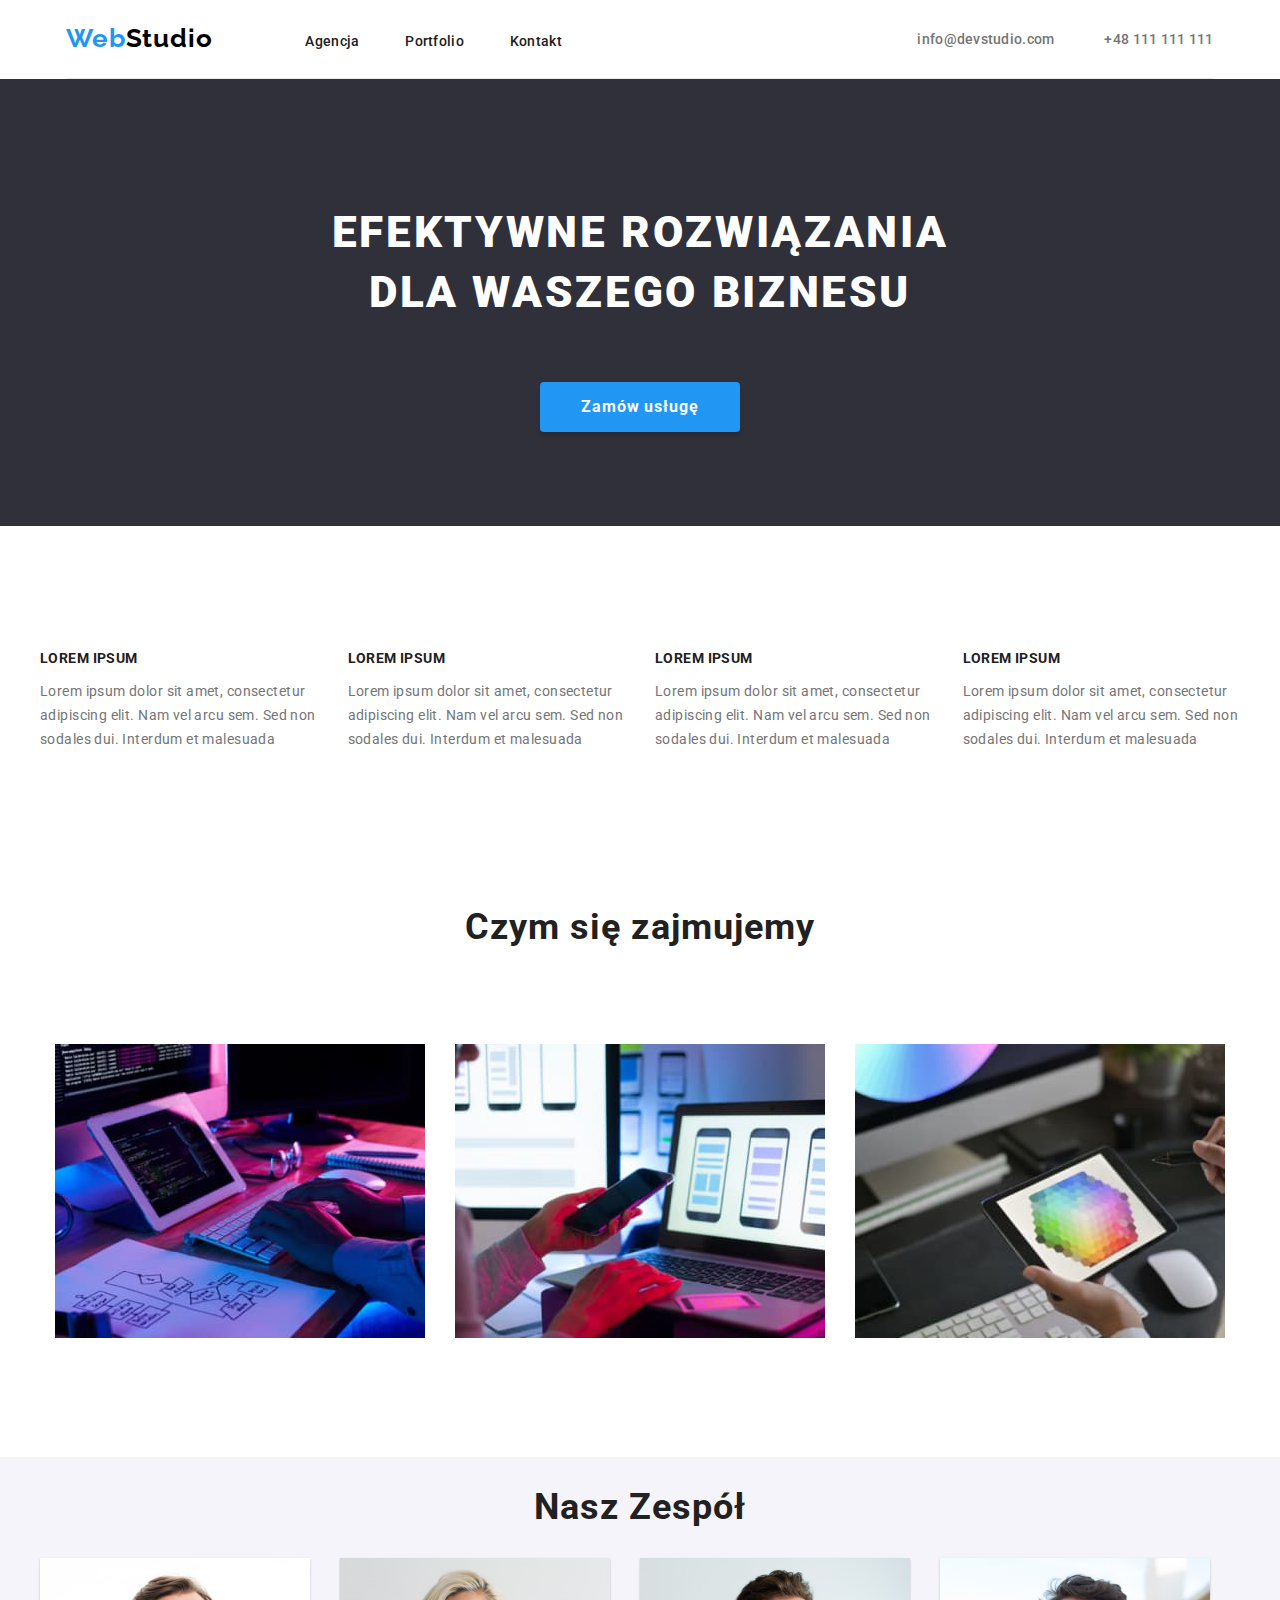
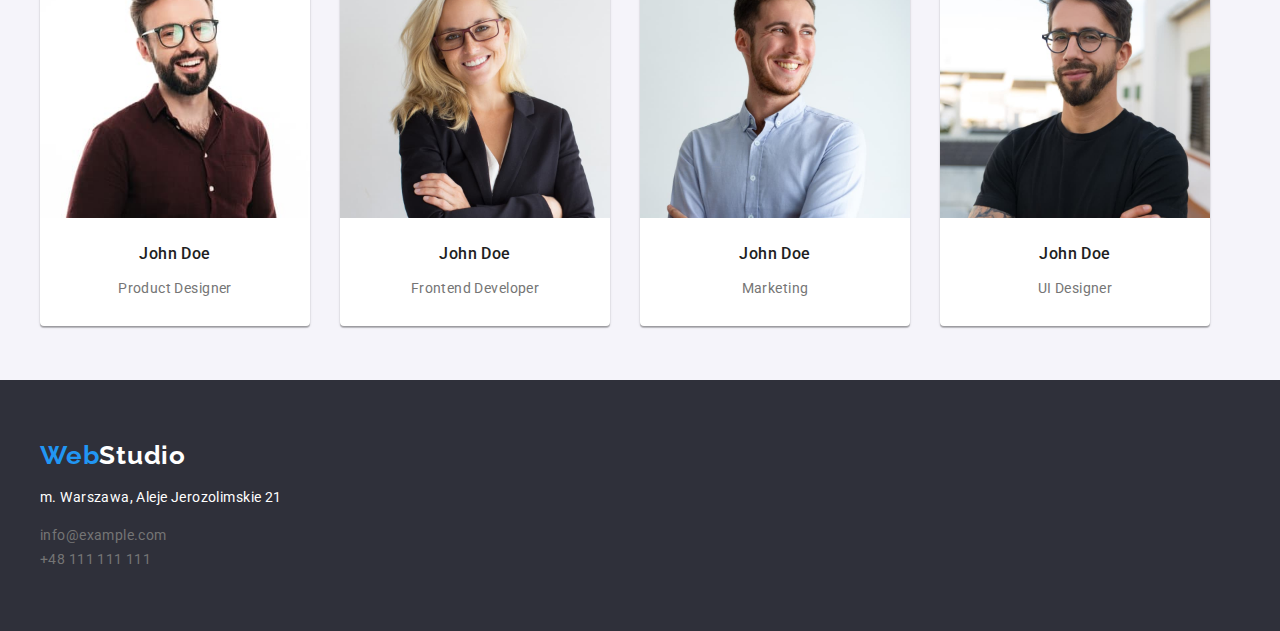
<file: index.html>
<!DOCTYPE html>
<html lang="pl">
    <head>
        <meta charset="UTF-8" />
        <meta http-equiv="X-UA-Compatible" content="IE=edge" />
        <meta name="viewport" content="width=device-width,initial-scale=1-0" />
        <title>hw2 - main page</title>
        <link rel="preconnect" href="https://fonts.googleapis.com" />
        <link rel="preconnect" href="https://fonts.gstatic.com" crossorigin />
        <link
            href="https://fonts.googleapis.com/css2?family=Raleway:wght@700&family=Roboto:wght@400;500;700;900&display=swap"
            rel="stylesheet"
        />
        <link rel="stylesheet" href="https://cdnjs.cloudflare.com/ajax/libs/modern-normalize/1.1.0/modern-normalize.min.css" integrity="sha512-wpPYUAdjBVSE4KJnH1VR1HeZfpl1ub8YT/NKx4PuQ5NmX2tKuGu6U/JRp5y+Y8XG2tV+wKQpNHVUX03MfMFn9Q==" crossorigin="anonymous" referrerpolicy="no-referrer" />
        <link rel="stylesheet" href="./css/style.css" />
        
    </head>
    <body>
        <header class="menu section container">
        <div class="top-line">
            <div>
                <a
                href="https://tomaszdre.github.io/goit-markup-hw-03/"
                class="logo"
                ><span>Web</span><span class="studio-black">Studio</span></a
            > 
           </div>
           <nav>
                <ul class="navigation-list">
                    <li><a href="index.html" class="decoration">Agencja</a></li>
                    <li><a href="./portfolio.html" class="decoration">Portfolio</a></li>
                    <li><a href="/kontakt" class="decoration">Kontakt</a></li>
                </ul>
            </nav>
            <div class="contacts-top-line">
                <a href="mailto:info@devstudio.com" class="contacs email">info@devstudio.com</a>
                <a href="tel:+48111111111" class="contacs phone">+48 111 111 111</a>
            </div>
        </div>
        </header>
        <main>

            <section class="section background-footer">
                <div class="container content">
                <h1>EFEKTYWNE ROZWIĄZANIA DLA WASZEGO BIZNESU</h1>
                <button type="button" class="button order-service">Zamów usługę</button>
            </div>
        </section>

            <section class="section">
                <div class="container">
                <ul class="lorem-list">
                    <li>
                        <h3>LOREM IPSUM</h3>
                        <p>
                            Lorem ipsum dolor sit amet, consectetur adipiscing
                            elit. Nam vel arcu sem. Sed non sodales dui. 
                            Interdum et malesuada
                        </p>
                    </li>
                    <li>
                        <h3>LOREM IPSUM</h3>
                        <p>
                            Lorem ipsum dolor sit amet, consectetur adipiscing
                            elit. Nam vel arcu sem. Sed non sodales dui.
                            Interdum et malesuada
                        </p>
                    </li>
                    <li>
                        <h3>LOREM IPSUM</h3>
                        <p>
                            Lorem ipsum dolor sit amet, consectetur adipiscing
                            elit. Nam vel arcu sem. Sed non sodales dui.
                            Interdum et malesuada
                        </p>
                    </li>
                    <li>
                        <h3>LOREM IPSUM</h3>
                        <p>
                            Lorem ipsum dolor sit amet, consectetur adipiscing
                            elit. Nam vel arcu sem. Sed non sodales dui.
                            Interdum et malesuada
                        </p>
                    </li>
                </ul>
                </div>
            </section>
            <section>
            <div class="container what-we-do-background">
                <h2>Czym się zajmujemy</h2>
                <div class="container">
                    <ul class="what-we-do">
                    <li><img
                    src="./images/img3.jpg"
                    width="370"
                    height="294"
                    alt="Kodowanie programu"
                /></li>
                <li><img
                    src="./images/img2.jpg"
                    width="370"
                    height="294"
                    alt="Testowanie aplikacji mobilnej"
                /></li>
                <li><img
                    src="./images/img1.jpg"
                    width="370"
                    height="294"
                    alt="Projektowanie stron internetowych"
                /></li>
</ul>
</div>

                </div>
            </section>

            <section class="section our-team-background container2">
                <h2>Nasz Zespół</h2>
                <div class="our-team-cards container">
                    <ul class="our-team container">
              <li>
                <figure class="team-card">
                  <img
                        src="./images/img11.jpg"
                        width="270"
                        height="260"
                        alt="Product Designer"
                    />
                    <figcaption>
                        <h4>John Doe</p>
                        <p>Product Designer</p>
                    </figcaption>
                </figure>
              </li>
              <li>
                <figure class="team-card">
                  <img
                        src="./images/img22.jpg"
                        width="270"
                        height="260"
                        alt="Frontend Developer"
                    />
                    <figcaption>
                        <h4>John Doe</p>
                        <p>Frontend Developer</p>
                    </figcaption>
                </figure>
              </li>
              <li>
                <figure class="team-card">
                  <img
                        src="./images/img33.jpg"
                        width="270"
                        height="260"
                        alt="Marketing"
                    />
                    <figcaption>
                        <h4>John Doe</p>
                        <p>Marketing</p>
                    </figcaption>
                </figure>
              </li>
              <li>
              <figure class="team-card">
                  <img
                        src="./images/img44.jpg"
                        width="270"
                        height="260"
                        alt="UI Designer"
                    />
                    <figcaption>
                        <h4>John Doe</p>
                        <p>UI Designer</p>
                    </figcaption>
                </figure>
              </li>
          </ul>
                </figure>
            </div>
            </section>
        </div>
        </main>

        <footer class=" background-footer">
            <div class="container container3">
            <a class="logo" href="index.html">
                <span>Web</span><span class="logo studio-white">Studio</span></a>
                
            <address>
                <p class="address">m. Warszawa, Aleje Jerozolimskie 21</p>
                <a href="mailto:info@example.com" class="footer-address">info@example.com</a><br />
                <a href="tel:+48111111111" class="footer-address">+48 111 111 111</a>
            </address>
            </div>
        </footer>
    </body>
</html>
</file>
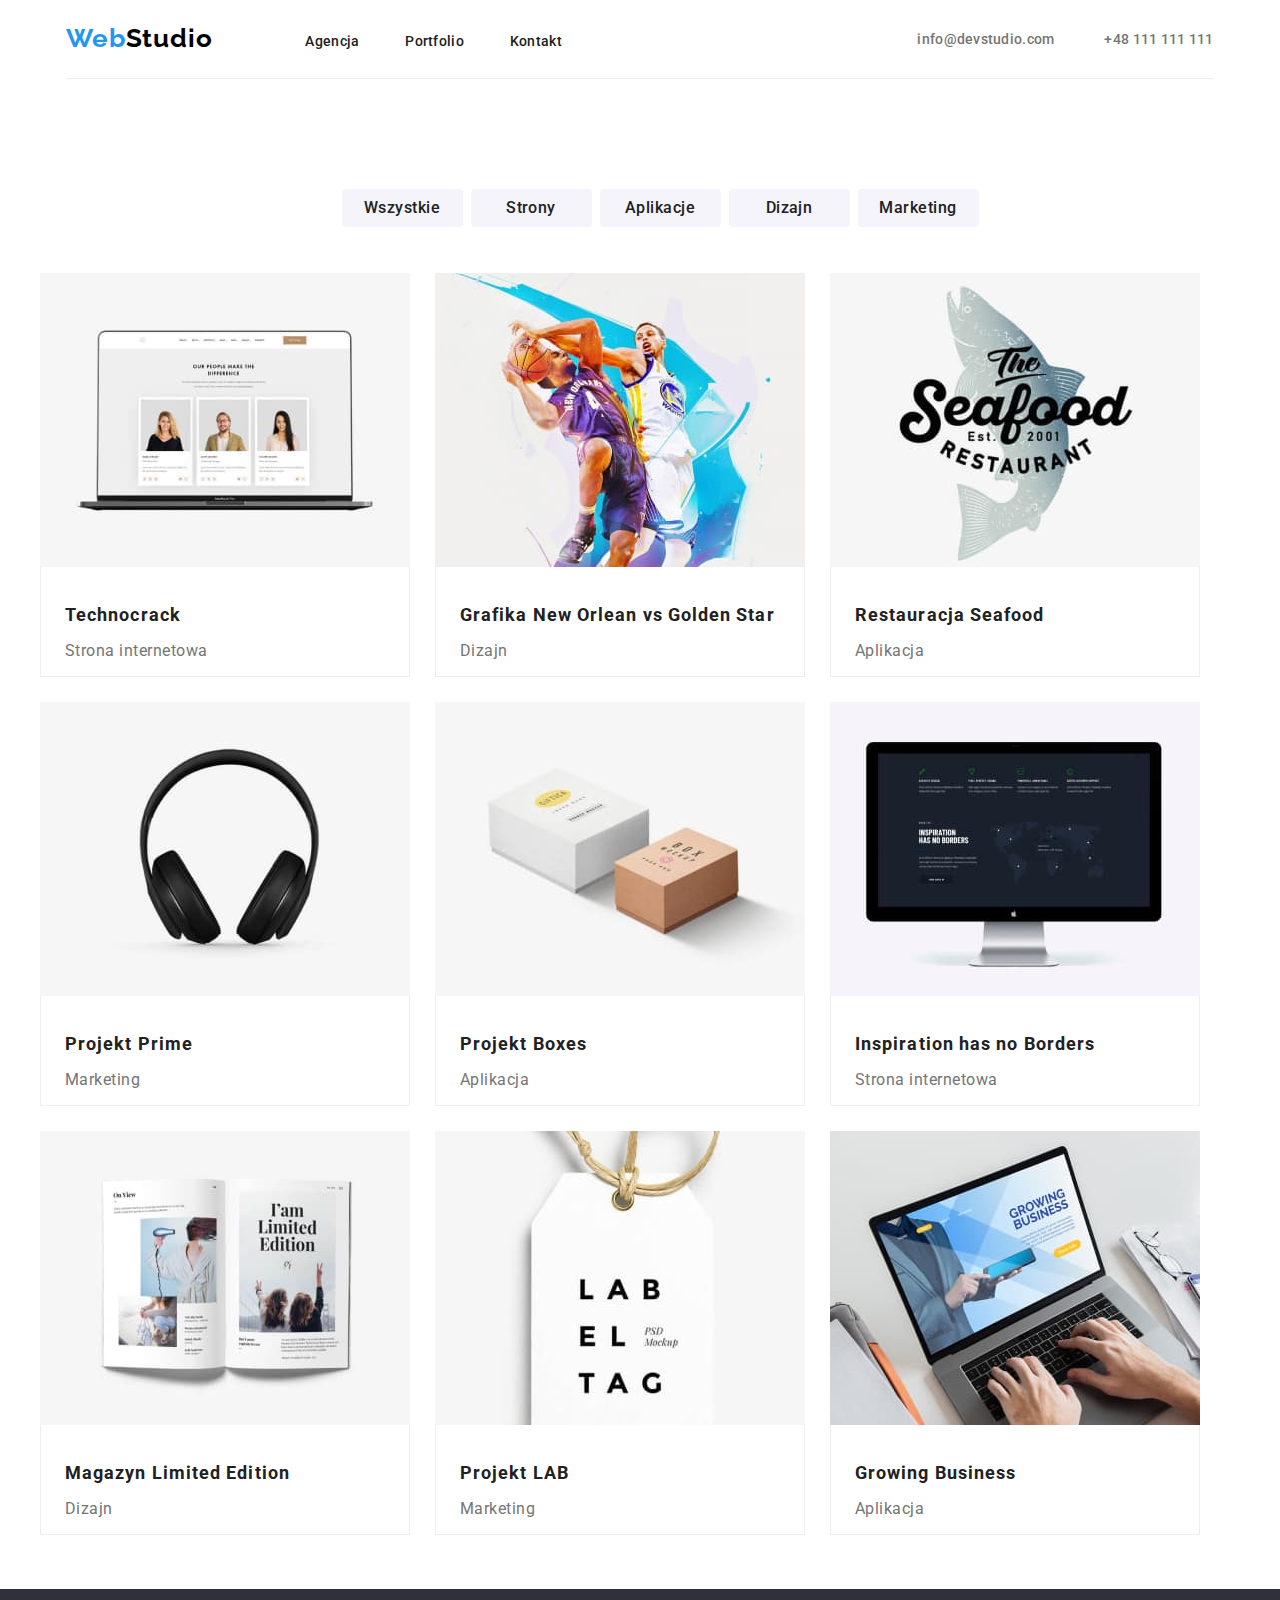
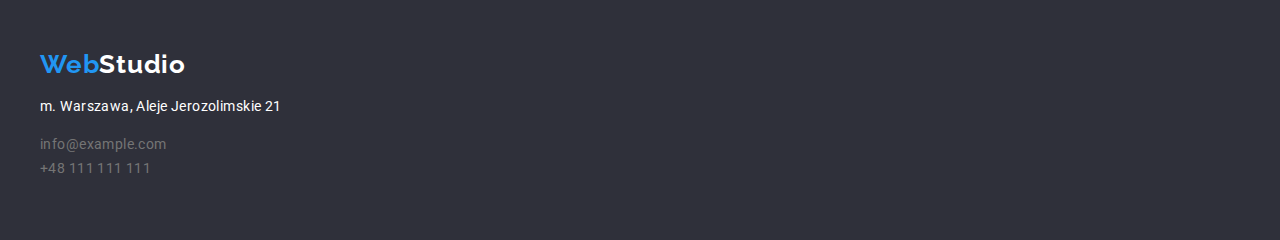
<file: portfolio.html>
<!DOCTYPE html>
<html lang="pl">
    <head>
        <meta charset="UTF-8" />
        <meta http-equiv="X-UA-Compatible" content="IE=edge" />
        <meta name="viewport" content="width=device-width,initial-scale=1-0" />
        <title>portfolio</title>
        <link rel="preconnect" href="https://fonts.googleapis.com">
        <link rel="preconnect" href="https://fonts.gstatic.com" crossorigin>
        <link href="https://fonts.googleapis.com/css2?family=Raleway:wght@700&family=Roboto:wght@400;500;700;900&display=swap" rel="stylesheet">
        <link rel="stylesheet" href="https://cdnjs.cloudflare.com/ajax/libs/modern-normalize/1.1.0/modern-normalize.min.css" integrity="sha512-wpPYUAdjBVSE4KJnH1VR1HeZfpl1ub8YT/NKx4PuQ5NmX2tKuGu6U/JRp5y+Y8XG2tV+wKQpNHVUX03MfMFn9Q==" crossorigin="anonymous" referrerpolicy="no-referrer" />
        <link rel="stylesheet" href="css/style.css">
        
    </head>

    <body>
        <header class="menu section container">
        <div class="top-line">
            <div>
                <a
                href="https://tomaszdre.github.io/goit-markup-hw-03/"
                class="logo"
                ><span>Web</span><span class="studio-black">Studio</span></a
            > 
           </div>
           <nav>
                <ul class="navigation-list">
                    <li><a href="index.html" class="decoration">Agencja</a></li>
                    <li><a href="./portfolio.html" class="decoration">Portfolio</a></li>
                    <li><a href="/kontakt" class="decoration">Kontakt</a></li>
                </ul>
            </nav>
            <div class="contacts-top-line">
                <a href="mailto:info@devstudio.com" class="contacs email">info@devstudio.com</a>
                <a href="tel:+48111111111" class="contacs phone">+48 111 111 111</a>
            </div>
        </div>
        </header>
        <main>
            <section>
                <ul class="buttons-portfolio">
                    <li>
                <button type="button" class="button-portfolio">Wszystkie</button></li>
                <li>
                <button type="button" class="button-portfolio">Strony</button></li>
                <li>
                <button type="button" class="button-portfolio">Aplikacje</button></li>
                <li>
                <button type="button" class="button-portfolio">Dizajn</button></li>
                <li>
                <button type="button" class="button-portfolio">Marketing</button></li>
                </ul>
            </section>

            <section class="section pad-but">
                <ul class="wrap container">

                    <li class="header-border">
                        <img class="no-gap"
                            src="./images/laptop.jpg"
                            width="370"
                            height="294"
                            alt="Technocrack"
                        />
                        <figcaption class="border-caption">
                            <h5>Technocrack</p>
                            <p class="p">Strona internetowa</p>
                        </figcaption>
                    </li>

                    <li class="header-border">
                <img class="no-gap"
                    src="./images/pilka.jpg"
                    width="370"
                    height="294"
                    alt="Grafika New Orlean vs Golden Star"
                />
                <figcaption class="border-caption">
                    <h5>Grafika New Orlean vs Golden Star</p>
                    <p class="p">Dizajn</p>
                </figcaption>
            </li>

                    <li class="header-border">
                <img class="no-gap"
                    src="./images/restauracja.jpg"
                    width="370"
                    height="294"
                    alt="Restauracja Seafood"
                />
                <figcaption class="border-caption">
                    <h5>Restauracja Seafood</p>
                    <p class="p">Aplikacja</p>
                </figcaption>
            </li>
                
                
                    <li class="header-border">
                    <img class="no-gap"
                        src="./images/sluchawki.jpg"
                        width="370"
                        height="294"
                        alt="Projekt Prime"
                    />
                    <figcaption class="border-caption">
                        <h5>Projekt Prime</p>
                        <p class="p">Marketing</p>
                    </figcaption>
                </li>

                <li class="header-border">
                    <img class="no-gap"
                        src="./images/boxes.jpg"
                        width="370"
                        height="294"
                        alt="Projekt Boxes"
                    />
                    <figcaption class="border-caption">
                        <h5>Projekt Boxes</p>
                        <p class="p">Aplikacja</p>
                    </figcaption>
                </li>

                <li class="header-border">
                    <img class="no-gap"
                        src="./images/monitor.jpg"
                        width="370"
                        height="294"
                        alt="Inspiration has no Borders"
                    />
                    <figcaption class="border-caption">
                        <h5>Inspiration has no Borders</p>
                        <p class="p">Strona internetowa</p>
                    </figcaption>
                </li>
                

                
                <li class="header-border">
                    <img class="no-gap"
                    src="./images/magazyn.jpg"
                    width="370"
                    height="294"
                    alt="Magazyn Limited Edition"
                />
                <figcaption class="border-caption">
                    <h5>Magazyn Limited Edition</p>
                    <p class="p">Dizajn</p>
                    </figcaption>
                </li>

                <li class="header-border">
                    <img class="no-gap"
                    src="./images/lab.jpg"
                    width="370"
                    height="294"
                    alt="Projekt LAB"
                />
                <figcaption class="border-caption">
                    <h5>Projekt LAB</p>
                    <p class="p">Marketing</p>
                    </figcaption>
                </li>

                <li class="header-border">
                    <img class="no-gap"
                    src="./images/laptop2.jpg"
                    width="370"
                    height="294"
                    alt="Growing Business"
                />
                <figcaption class="border-caption">
                    <h5>Growing Business</p>
                    <p class="p">Aplikacja</p>
                    </figcaption>
                </li>
                </ul>
            </section>
        </main>
        <footer class="background-footer">
            <div class="container container3">
            <a class="logo" href="index.html">
                <span>Web</span><span class="logo studio-white">Studio</span></a>
                
            <address>
                <p class="address">m. Warszawa, Aleje Jerozolimskie 21</p>
                <a href="mailto:info@example.com" class="footer-address">info@example.com</a><br />
                <a href="tel:+48111111111" class="footer-address">+48 111 111 111</a>
            </address>
            </div>
        </footer>
    </body>
</html>
</file>
<file: css/style.css>
*,
*::before,
*::after {
    box-sizing: border-box;
}

.section {
    padding-top: 94px;
    padding-bottom: 94px;
}

/* notatka REDUKCJA MARGINESOW
margin: -94px; */

.container {
    margin: 0 auto;
    width: 1200px;
    padding: 0px;
    flex-wrap: wrap;
}

:root {
    --backgroung-page-color: #e5e5e5;
    --brand-color-primary: #2196f3;
    --brand-color-background: #2f303a;
    --brand-color-secondary: #212121;
    --brand-color-ordinary: #f5f4fa;
    --brand-color-white: #ffffff;
    --brand-color-logo-black: #000000;
}

body {
    font-family: "Roboto", sans-serif;
    color: var(--brand-color-secondary);
    background-color: var(--background-page-color);
    margin: 0 auto;
    flex-direction: row;
    padding: 0;
}

button {
    cursor: pointer;
}

p {
    font-family: "Roboto";
    font-style: normal;
    font-weight: 400;
    font-size: 14px;
    line-height: 1.71;
    letter-spacing: 0.03em;
    color: #757575;
}

ul {
    list-style: none;
}

h1 {
    max-width: 696px;
    font-family: "Roboto";
    font-style: normal;
    font-weight: 900;
    font-size: 44px;
    line-height: 60px;
    text-align: center;
    letter-spacing: 0.06em;
    text-transform: uppercase;
    color: #ffffff;
}

h2 {
    font-style: normal;
    font-weight: 700;
    font-size: 36px;
    line-height: 42px;
    text-align: center;
    letter-spacing: 0.03em;
}

h3 {
    font-style: normal;
    font-weight: 700;
    font-size: 14px;
    line-height: 16px;
    letter-spacing: 0.03em;
    text-transform: uppercase;
}

h4 {
    font-weight: 500;
    font-size: 16px;
    line-height: 1.2;
    text-align: center;
    letter-spacing: 0.03em;
    padding-top: 0px;
    padding-bottom: 0px;
}

h5 {
    font-family: "Roboto";
    font-style: normal;
    font-weight: 700;
    font-size: 18px;
    line-height: 36px;
    letter-spacing: 0.06em;
    color: #212121;
}

a:hover,
:focus {
    color: #2196f3;
}

button:hover {
    background-color: #2196f3;
    color: #ffffff;
}

.button {
    font-family: "Roboto";
    font-style: normal;
    font-weight: 700;
    font-size: 16px;
    line-height: 1.8;
    align-items: center;
    text-align: center;
    letter-spacing: 0.06em;
    color: #ffffff;
    width: 200px;
    height: 50px;
    background: #2196f3;
    box-shadow: 0px 4px 4px #00000026;
    border-radius: 4px;
}

.menu {
    display: flex;
    /* padding jest 32, daje tyle i jest źle, tak samo jak usuwam statyczne wartości z header, nic sie nie zmienia, jedynie na gorzej */
    background-color: var(--brand-color-default);
}

/* LOGO */

.logo {
    text-decoration: none;
    font-family: "Raleway";
    font-style: normal;
    font-weight: 700;
    font-size: 26px;
    line-height: 1.2;
    letter-spacing: 0.03em;
    width: 145px;
    height: 31px;
    text-decoration: none;
    color: var(--brand-color-primary);
}

.studio-black {
    color: var(--brand-color-logo-black);
}

.studio-white {
    color: var(--brand-color-white);
}

.top-line {
    border-bottom: #ececec 1px solid;
    max-width: 1600px;
    display: flex;
    flex-direction: row;
    justify-content: space-between;
    align-items: center;
    max-height: 80px;
    margin: 0 auto;
    padding: 15px 0;
}
/* NAVIGATION */

.navigation-list {
    align-items: baseline;
    display: flex;
    flex-direction: row;
    justify-content: space-between;
    max-width: 261px;
    max-height: 16px;
    gap: 46px;
    margin-right: 0px;
    margin-left: 53px;
}

.contacts-top-line {
    display: flex;
    gap: 50px;
    margin-left: 391px;
}

.email {
    /* max-width: 135px;
    max-height: 16px;
    left: 1078px;
    top: 32px; */
    letter-spacing: 0.02em;
    align-items: baseline;
}

.phone {
    /* width: 110px;
    height: 16px;
    left: 1263px;
    top: 32px; */
    letter-spacing: 0.02em;
    align-items: baseline;
}

.contacs {
    font-style: normal;
    font-weight: 500;
    font-size: 14px;
    line-height: 16px;
    letter-spacing: 0.02em;
    color: #757575;
    text-decoration: none;
}

/* ZAMÓW USUGĘ */

.decoration {
    font-style: normal;
    font-weight: 500;
    font-size: 14px;
    line-height: 16px;
    text-decoration: none;
    letter-spacing: 0.02em;
    color: #212121;
}

/* LOREM IPSUM */

.lorem-list {
    display: inline-flex;
    justify-content: center;
    gap: 30px;
    padding: 0;
}

/* WHAT WE DO */

.what-we-do {
    display: flex;
    justify-content: center;
    align-items: center;
    gap: 30px;
    padding: 0px;
}

.what-we-do-background {
    display: flex;
    flex-direction: column;
    gap: 50px;
    padding-bottom: 94px;
}

.address {
    font-style: normal;
    font-weight: 400;
    font-size: 14px;
    line-height: 24px;
    letter-spacing: 0.03em;
    color: #ffffff;
}
.footer-address {
    font-style: normal;
    font-weight: 400;
    font-size: 14px;
    line-height: 24px;
    letter-spacing: 0.03em;
    color: #757575;
    text-decoration: none;
}

.background-footer {
    background: #2f303a;
}

.container2 {
    margin: 0 auto;
    margin-top: 5px;
    max-width: 1600px;
    padding: 0px;
}

.container3 {
    margin-top: -40px;
    padding-top: 60px;
    padding-bottom: 60px;
}

/* EFEKTYWNE  */

.order-service {
    border: none;
}
.content {
    justify-content: space-around;
    display: flex;
    flex-direction: column;
    align-items: center;
    gap: 30px;
    background-color: var(--brand-color-background);
}

/* OUR TEAM */

.our-team-background {
    display: flex;
    background-color: var(--brand-color-ordinary);
    flex-direction: column;
    max-width: 1900px;
}

.our-team-cards {
    display: flex;
    gap: 30px;
}

.our-team {
    display: flex;
    align-items: center;
    gap: 30px;
}
.team-card {
    background-color: var(--brand-color-white);
    width: 270px;
    height: 368px;
    box-shadow: 0px 1px 3px rgba(0, 0, 0, 0.12), 0px 1px 1px rgba(0, 0, 0, 0.14),
        0px 2px 1px rgba(0, 0, 0, 0.2);
    border-radius: 0px 0px 4px 4px;
    margin: 0;
    margin-bottom: 94px;
    padding: 0px;
}

.our-team-card-description {
    font-size: 16px;
    line-height: 1.2;
    text-align: center;
    letter-spacing: 0.03em;
    color: var(--inactive-header-contact-link);
}

/* PORTFOLIO */

.pad-but {
    padding-top: 30px;
}

.buttons-portfolio {
    padding-top: 94px;
    padding-bottom: 0px;
    display: flex;
    justify-content: center;
    gap: 8px;
}
.button-portfolio {
    font-family: "Roboto";
    font-style: normal;
    font-weight: 500;
    font-size: 16px;
    line-height: 26px;
    text-align: center;
    letter-spacing: 0.03em;
    color: #212121;
    border: none;
    width: 121px;
    height: 38px;
    background: #f5f4fa;
    border-radius: 4px;
}

.wrap {
    display: flex;
    gap: 25px;
    flex-wrap: wrap;
}
.header-border {
    box-sizing: border-box;
    font-size: 18px;
    background: #ffffff;
    margin: 0px;
}

.p {
    font-family: "Roboto";
    font-style: normal;
    font-weight: 400;
    font-size: 16px;
    line-height: 4px;
    letter-spacing: 0.03em;
    color: #757575;
}

.border-caption {
    max-height: 110px;
    display: flex;
    flex-direction: column;
    gap: 4px;
    padding-right: 24px;
    padding-left: 24px;
    padding-bottom: 20px;
    border-left: 1px solid #eeeeee;
    border-right: 1px solid #eeeeee;
    border-bottom: 1px solid #eeeeee;
}
.no-gap {
    display: block;
}
/* Usuń margin i za duży line-height */
</file>
